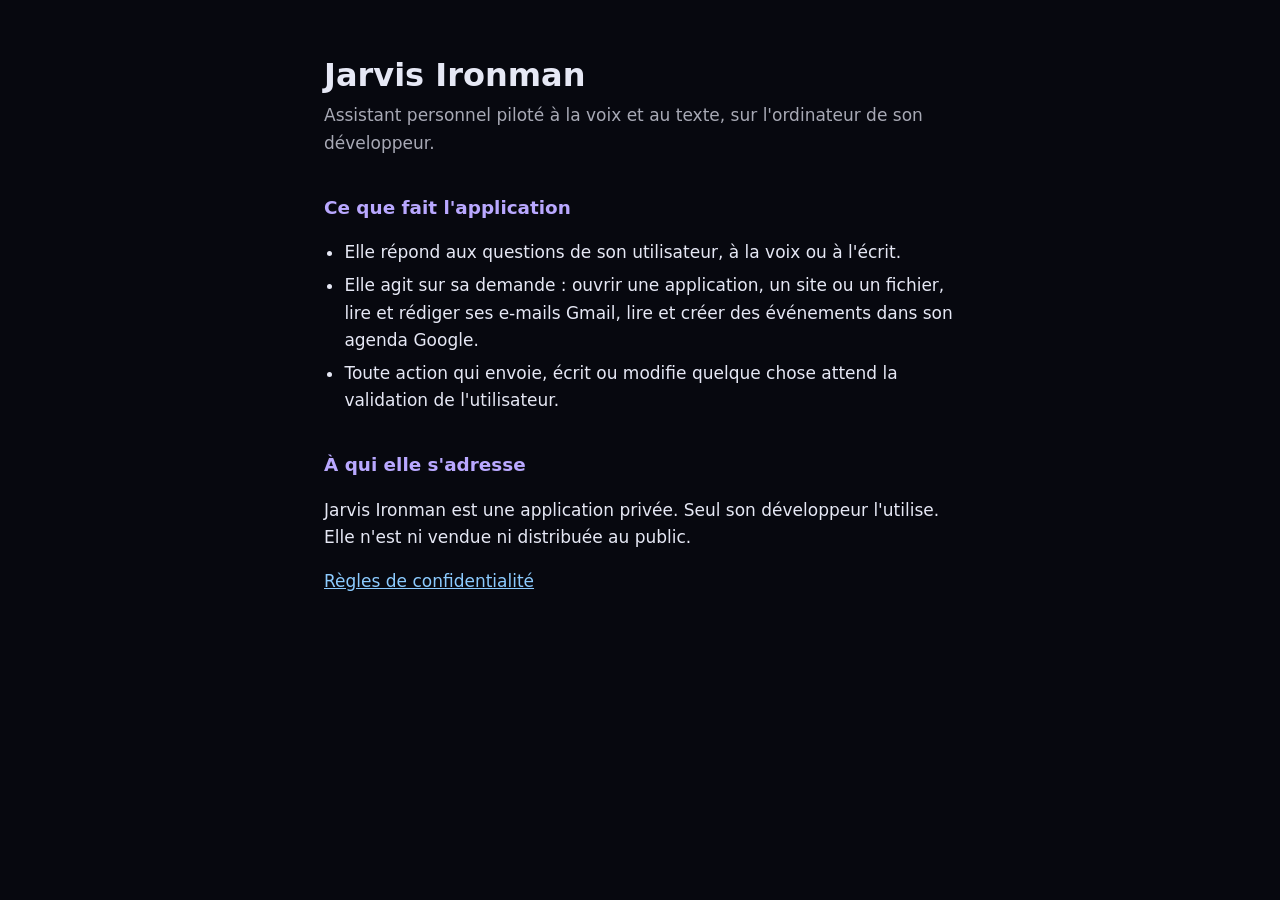
<file: index.html>
<!doctype html>
<html lang="fr">
<head>
<meta charset="utf-8">
<meta name="viewport" content="width=device-width, initial-scale=1">
<title>Jarvis Ironman</title>
<meta name="description" content="Jarvis Ironman, assistant personnel piloté à la voix et au texte, application privée.">
<link rel="stylesheet" href="style.css">
</head>
<body>
<main>
  <h1>Jarvis Ironman</h1>
  <p class="chapo">Assistant personnel piloté à la voix et au texte, sur l'ordinateur de son développeur.</p>

  <h2>Ce que fait l'application</h2>
  <ul>
    <li>Elle répond aux questions de son utilisateur, à la voix ou à l'écrit.</li>
    <li>Elle agit sur sa demande : ouvrir une application, un site ou un fichier, lire et rédiger ses e-mails Gmail, lire et créer des événements dans son agenda Google.</li>
    <li>Toute action qui envoie, écrit ou modifie quelque chose attend la validation de l'utilisateur.</li>
  </ul>

  <h2>À qui elle s'adresse</h2>
  <p>Jarvis Ironman est une application privée. Seul son développeur l'utilise. Elle n'est ni vendue ni distribuée au public.</p>

  <p><a href="confidentialite.html">Règles de confidentialité</a></p>
</main>
</body>
</html>
</file>
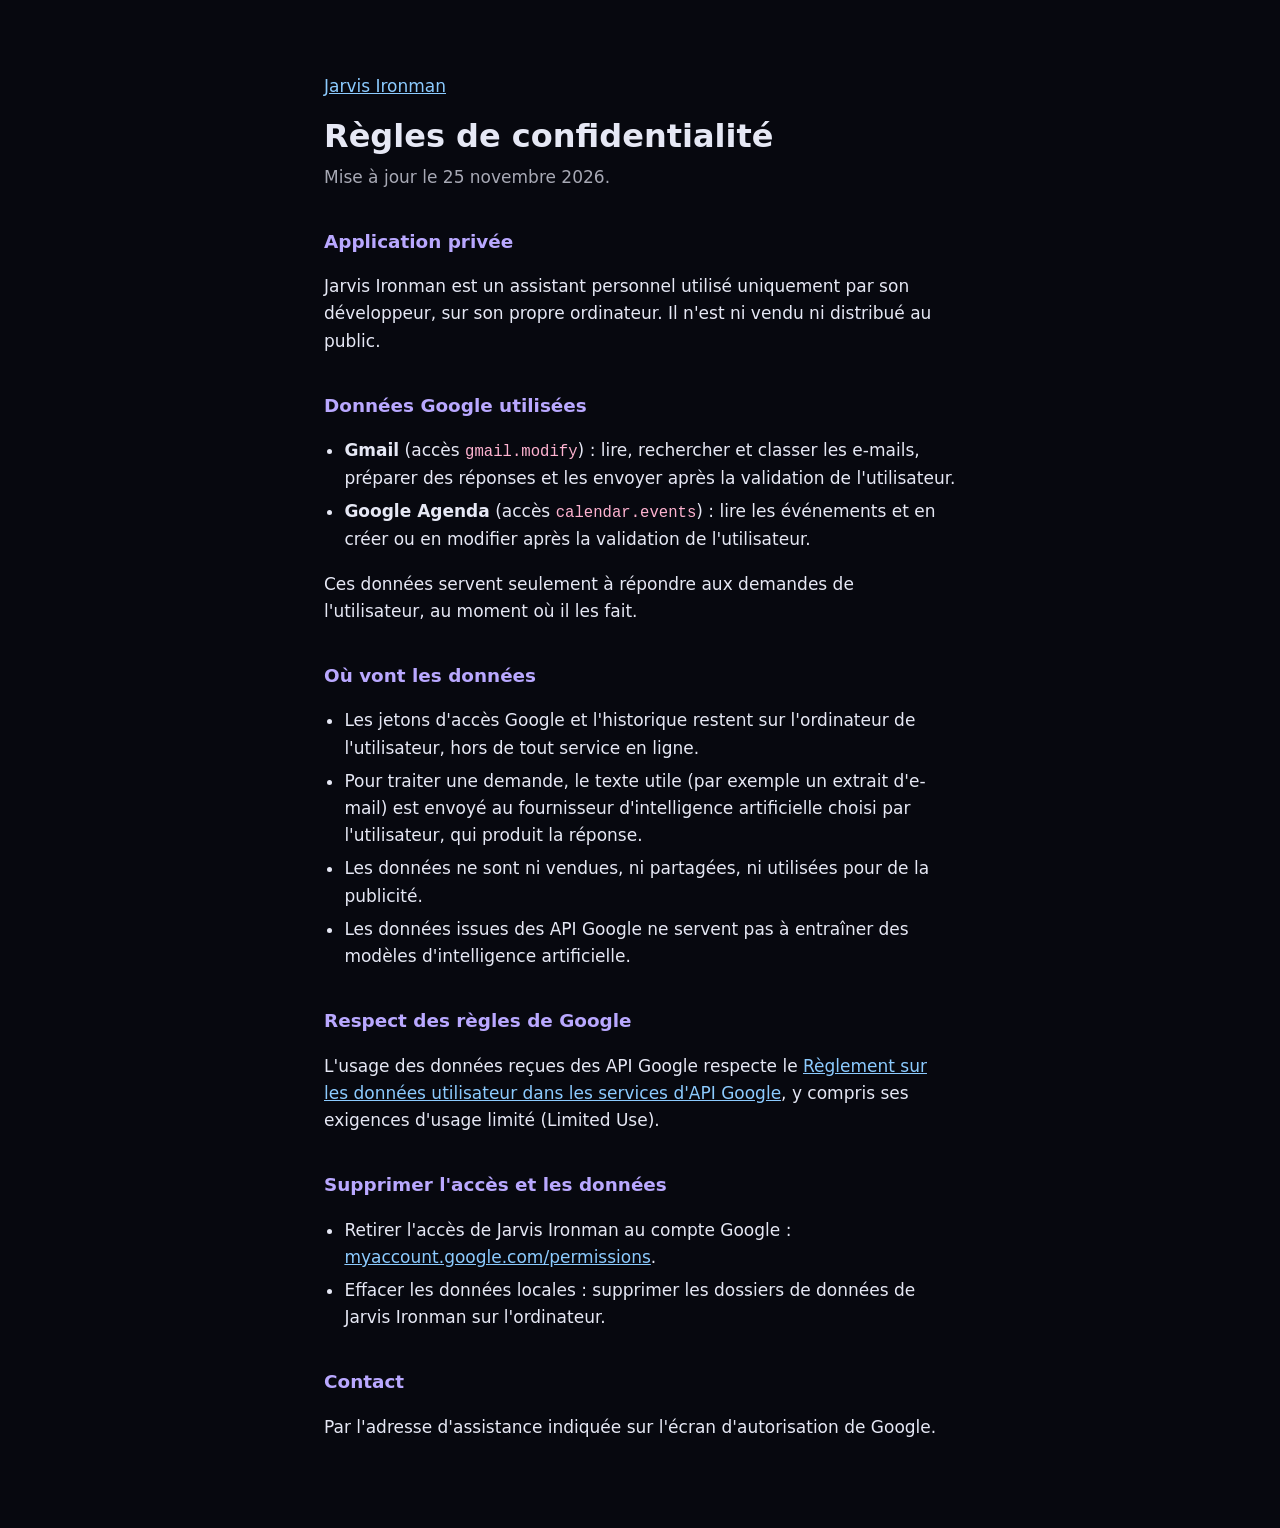
<file: confidentialite.html>
<!doctype html>
<html lang="fr">
<head>
<meta charset="utf-8">
<meta name="viewport" content="width=device-width, initial-scale=1">
<title>Règles de confidentialité · Jarvis Ironman</title>
<link rel="stylesheet" href="style.css">
</head>
<body>
<main>
  <p><a href="index.html">Jarvis Ironman</a></p>
  <h1>Règles de confidentialité</h1>
  <p class="chapo">Mise à jour le 25 novembre 2026.</p>

  <h2>Application privée</h2>
  <p>Jarvis Ironman est un assistant personnel utilisé uniquement par son développeur, sur son propre ordinateur. Il n'est ni vendu ni distribué au public.</p>

  <h2>Données Google utilisées</h2>
  <ul>
    <li><strong>Gmail</strong> (accès <code>gmail.modify</code>) : lire, rechercher et classer les e-mails, préparer des réponses et les envoyer après la validation de l'utilisateur.</li>
    <li><strong>Google Agenda</strong> (accès <code>calendar.events</code>) : lire les événements et en créer ou en modifier après la validation de l'utilisateur.</li>
  </ul>
  <p>Ces données servent seulement à répondre aux demandes de l'utilisateur, au moment où il les fait.</p>

  <h2>Où vont les données</h2>
  <ul>
    <li>Les jetons d'accès Google et l'historique restent sur l'ordinateur de l'utilisateur, hors de tout service en ligne.</li>
    <li>Pour traiter une demande, le texte utile (par exemple un extrait d'e-mail) est envoyé au fournisseur d'intelligence artificielle choisi par l'utilisateur, qui produit la réponse.</li>
    <li>Les données ne sont ni vendues, ni partagées, ni utilisées pour de la publicité.</li>
    <li>Les données issues des API Google ne servent pas à entraîner des modèles d'intelligence artificielle.</li>
  </ul>

  <h2>Respect des règles de Google</h2>
  <p>L'usage des données reçues des API Google respecte le <a href="https://developers.google.com/terms/api-services-user-data-policy">Règlement sur les données utilisateur dans les services d'API Google</a>, y compris ses exigences d'usage limité (Limited Use).</p>

  <h2>Supprimer l'accès et les données</h2>
  <ul>
    <li>Retirer l'accès de Jarvis Ironman au compte Google : <a href="https://myaccount.google.com/permissions">myaccount.google.com/permissions</a>.</li>
    <li>Effacer les données locales : supprimer les dossiers de données de Jarvis Ironman sur l'ordinateur.</li>
  </ul>

  <h2>Contact</h2>
  <p>Par l'adresse d'assistance indiquée sur l'écran d'autorisation de Google.</p>
</main>
</body>
</html>
</file>
<file: style.css>
:root { color-scheme: dark; }
* { box-sizing: border-box; }
body {
  margin: 0;
  background: #07080f;
  color: #e6e8f5;
  font: 17px/1.6 system-ui, -apple-system, "Segoe UI", sans-serif;
}
main { max-width: 680px; margin: 0 auto; padding: 56px 24px 72px; }
h1 { font-size: 2rem; line-height: 1.2; margin: 0 0 8px; }
h2 { font-size: 1.15rem; margin: 36px 0 8px; color: #b9a8ff; }
.chapo { color: rgba(230, 232, 245, 0.72); margin-top: 0; }
ul { padding-left: 1.2em; }
li { margin: 6px 0; }
a { color: #8ccbff; }
a:focus-visible { outline: 2px solid #8ccbff; outline-offset: 2px; }
code { font-size: 0.92em; color: #ffb3d1; }
</file>
